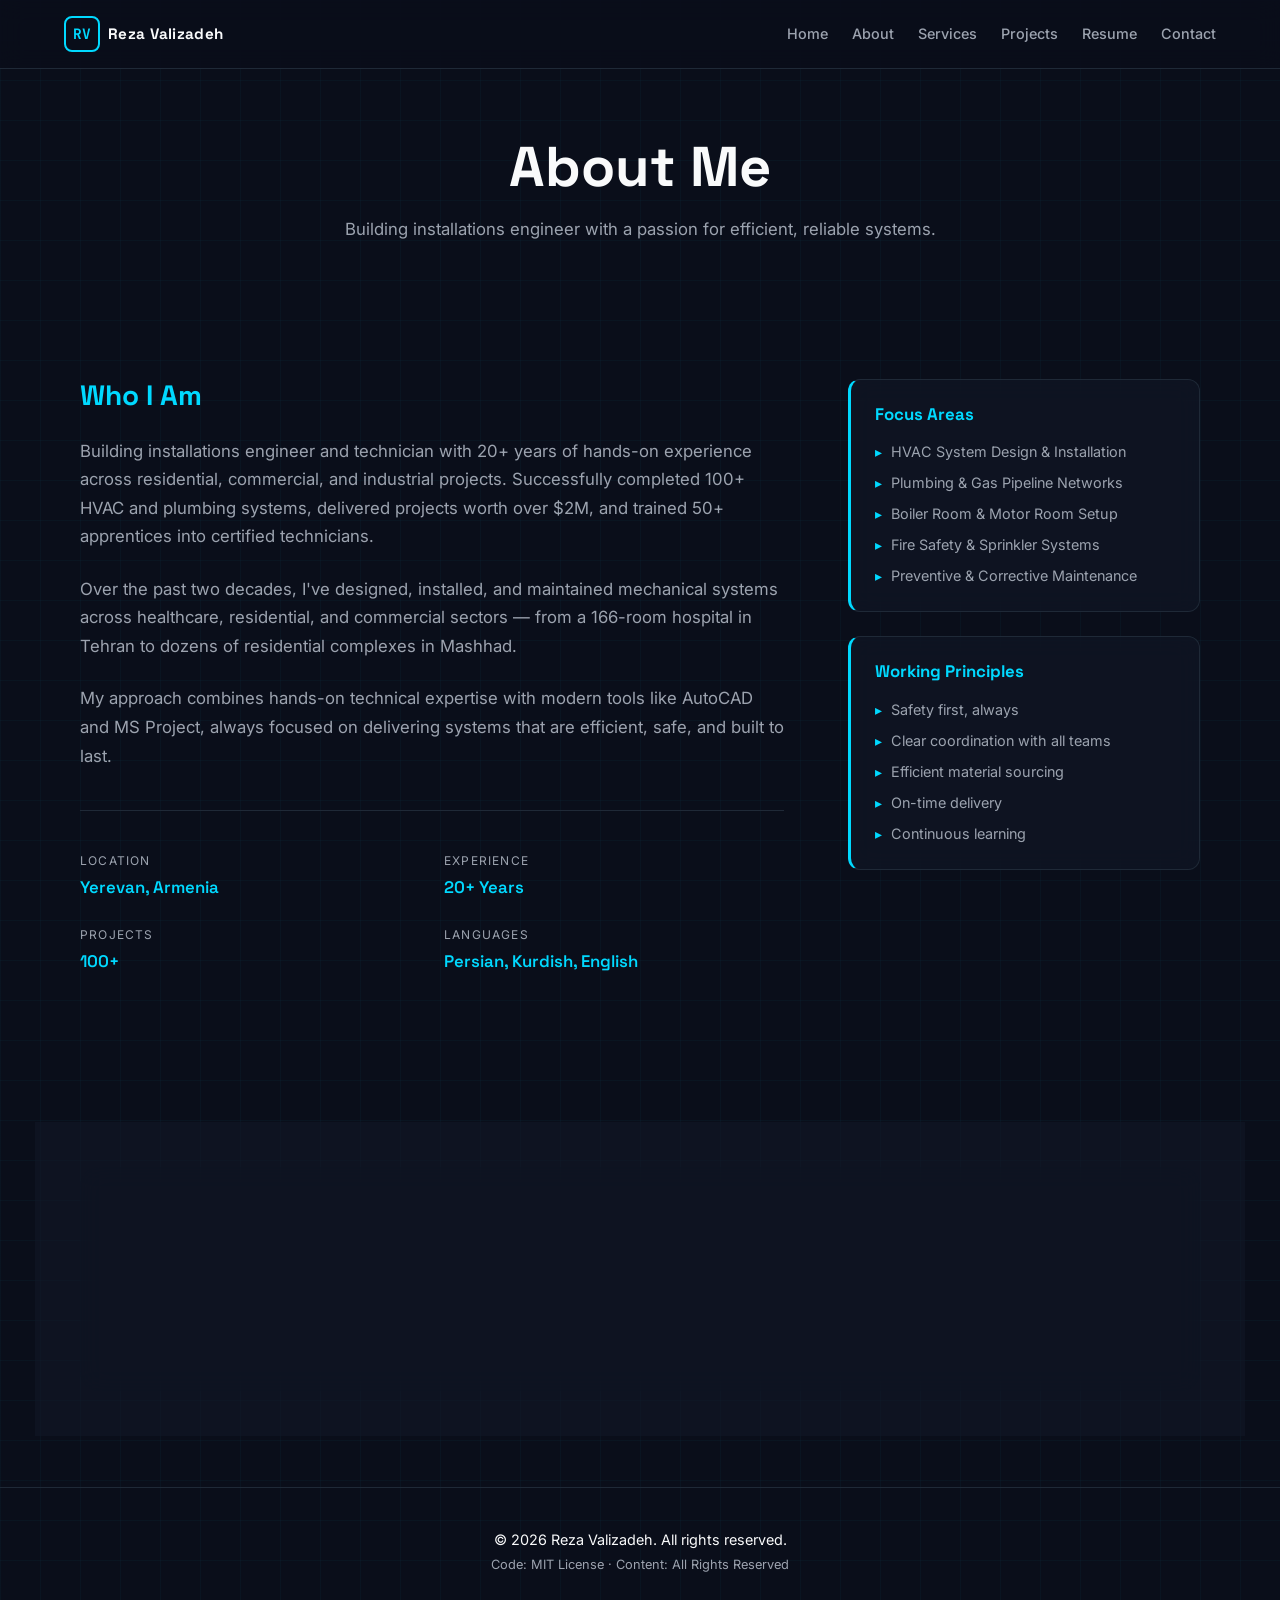
<file: about.html>
<!DOCTYPE html>
<html lang="en">
<head>
  <meta charset="UTF-8">
  <meta name="viewport" content="width=device-width, initial-scale=1.0">
  <title>About — Reza Valizadeh</title>
  <meta name="description" content="About Reza Valizadeh, Mechanical & HVAC Engineer with 20+ years of experience.">
  <link rel="icon" type="image/png" href="assets/img/favicon.png">
  <link rel="canonical" href="https://pyaimind.github.io/hvac-portfolio/about.html">

  <link rel="preconnect" href="https://fonts.googleapis.com">
  <link rel="preconnect" href="https://fonts.gstatic.com" crossorigin>
  <link href="https://fonts.googleapis.com/css2?family=Space+Grotesk:wght@400;500;600;700&family=Inter:wght@400;500;600&family=JetBrains+Mono:wght@400;600&display=swap" rel="stylesheet">

  <link rel="stylesheet" href="css/vendor/aos.css">
  <link rel="stylesheet" href="css/base.css">
  <link rel="stylesheet" href="css/layout.css">
  <link rel="stylesheet" href="css/components.css">
  <link rel="stylesheet" href="css/pages.css">
</head>
<body>

  <header class="navbar">
    <div class="navbar__container">
      <a href="index.html" class="navbar__brand">
        <span class="navbar__logo">RV</span>
        <span class="navbar__name">Reza Valizadeh</span>
      </a>
      <nav class="navbar__nav" id="navbar-nav">
        <a href="index.html">Home</a>
        <a href="about.html">About</a>
        <a href="services.html">Services</a>
        <a href="projects.html">Projects</a>
        <a href="resume.html">Resume</a>
        <a href="contact.html">Contact</a>
      </nav>
      <button class="navbar__toggle" id="navbar-toggle" aria-label="Toggle menu">☰</button>
    </div>
  </header>

  <main>

    <section class="page-hero">
      <div class="container">
        <h1 class="page-hero__title" data-aos="fade-up">About Me</h1>
        <p class="page-hero__subtitle" data-aos="fade-up" data-aos-delay="100">
          Building installations engineer with a passion for efficient, reliable systems.
        </p>
      </div>
    </section>

    <section class="section about">
      <div class="container">
        <div class="about__grid">
          
          <div class="about__content" data-aos="fade-right">
            <h2>Who I Am</h2>
            <p id="about-summary">
              <!-- Filled by JS -->
            </p>
            <p>
              Over the past two decades, I've designed, installed, and maintained mechanical systems across 
              healthcare, residential, and commercial sectors — from a 166-room hospital in Tehran to 
              dozens of residential complexes in Mashhad.
            </p>
            <p>
              My approach combines hands-on technical expertise with modern tools like AutoCAD 
              and MS Project, always focused on delivering systems that are efficient, safe, and built to last.
            </p>

            <div class="about__facts">
              <div class="fact">
                <span class="fact__label">Location</span>
                <span class="fact__value" id="about-location">—</span>
              </div>
              <div class="fact">
                <span class="fact__label">Experience</span>
                <span class="fact__value">20+ Years</span>
              </div>
              <div class="fact">
                <span class="fact__label">Projects</span>
                <span class="fact__value">100+</span>
              </div>
              <div class="fact">
                <span class="fact__label">Languages</span>
                <span class="fact__value">Persian, Kurdish, English</span>
              </div>
            </div>
          </div>

          <div class="about__sidebar" data-aos="fade-left">
            <div class="about__card">
              <h3>Focus Areas</h3>
              <ul>
                <li>HVAC System Design & Installation</li>
                <li>Plumbing & Gas Pipeline Networks</li>
                <li>Boiler Room & Motor Room Setup</li>
                <li>Fire Safety & Sprinkler Systems</li>
                <li>Preventive & Corrective Maintenance</li>
              </ul>
            </div>

            <div class="about__card">
              <h3>Working Principles</h3>
              <ul>
                <li>Safety first, always</li>
                <li>Clear coordination with all teams</li>
                <li>Efficient material sourcing</li>
                <li>On-time delivery</li>
                <li>Continuous learning</li>
              </ul>
            </div>
          </div>

        </div>
      </div>
    </section>

    <section class="section about-cta">
      <div class="container">
        <div class="about-cta__box" data-aos="fade-up">
          <h2>Let's work together</h2>
          <p>Available for international projects and consulting.</p>
          <div class="hero__cta">
            <a href="contact.html" class="btn btn--primary">Get in Touch</a>
            <a href="resume.html" class="btn btn--ghost">View Resume</a>
          </div>
        </div>
      </div>
    </section>

  </main>

  <footer class="footer">
    <div class="container">
      <p class="footer__text">© 2026 Reza Valizadeh. All rights reserved.</p>
      <p class="footer__subtext">Code: MIT License · Content: All Rights Reserved</p>
    </div>
  </footer>

  <script src="js/vendor/aos.js"></script>
  <script src="js/utils.js"></script>
  <script src="js/about.js"></script>
  <script src="js/main.js"></script>

</body>
</html>
</file>
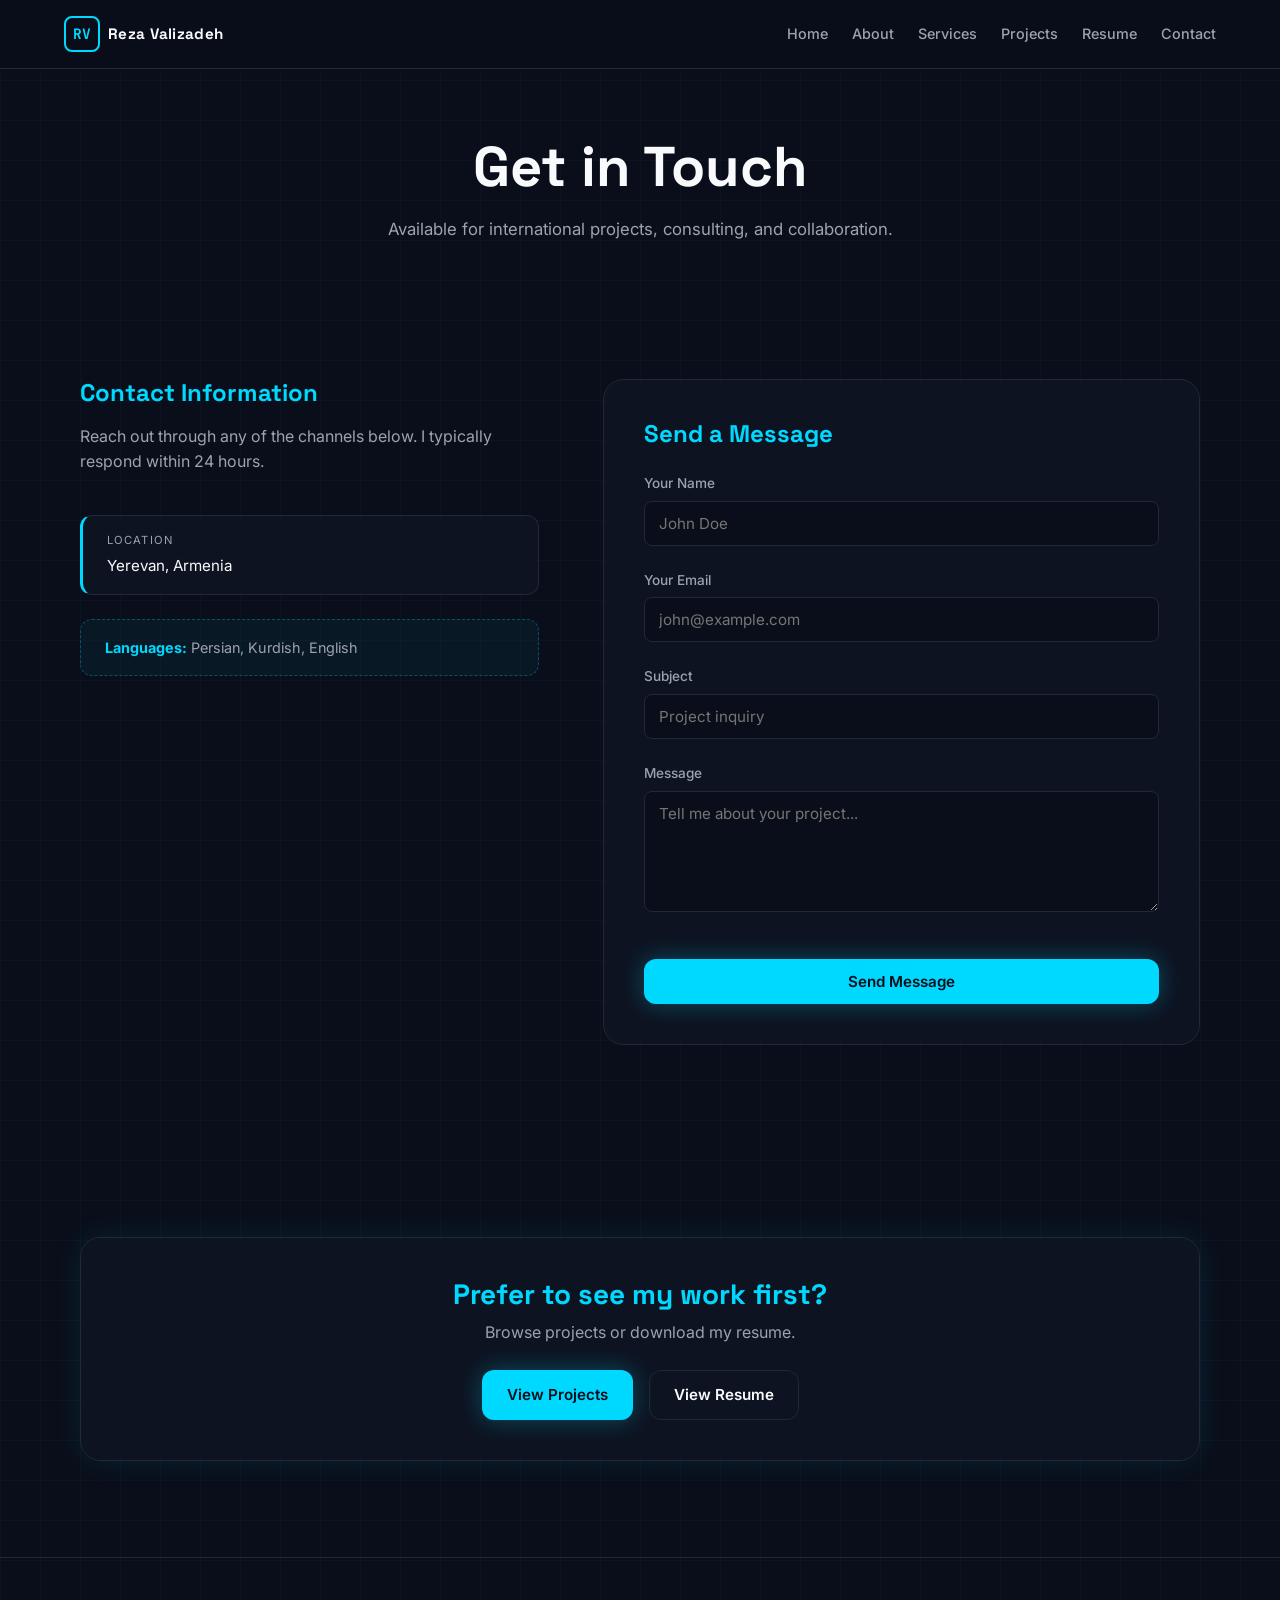
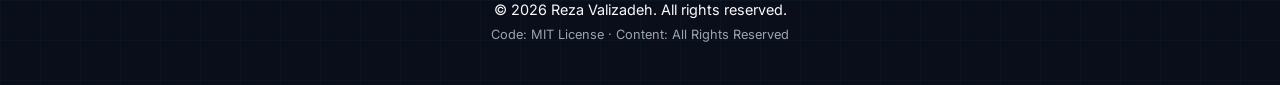
<file: contact.html>
<!DOCTYPE html>
<html lang="en">
<head>
  <meta charset="UTF-8">
  <meta name="viewport" content="width=device-width, initial-scale=1.0">
  <title>Contact — Reza Valizadeh</title>
  <meta name="description" content="Contact Reza Valizadeh for mechanical & HVAC projects.">
  <link rel="icon" type="image/png" href="assets/img/favicon.png">
  <link rel="canonical" href="https://pyaimind.github.io/hvac-portfolio/contact.html">

  <link rel="preconnect" href="https://fonts.googleapis.com">
  <link rel="preconnect" href="https://fonts.gstatic.com" crossorigin>
  <link href="https://fonts.googleapis.com/css2?family=Space+Grotesk:wght@400;500;600;700&family=Inter:wght@400;500;600&family=JetBrains+Mono:wght@400;600&display=swap" rel="stylesheet">

  <link rel="stylesheet" href="css/vendor/aos.css">
  <link rel="stylesheet" href="css/base.css">
  <link rel="stylesheet" href="css/layout.css">
  <link rel="stylesheet" href="css/components.css">
  <link rel="stylesheet" href="css/pages.css">
</head>
<body>

  <header class="navbar">
    <div class="navbar__container">
      <a href="index.html" class="navbar__brand">
        <span class="navbar__logo">RV</span>
        <span class="navbar__name">Reza Valizadeh</span>
      </a>
      <nav class="navbar__nav" id="navbar-nav">
        <a href="index.html">Home</a>
        <a href="about.html">About</a>
        <a href="services.html">Services</a>
        <a href="projects.html">Projects</a>
        <a href="resume.html">Resume</a>
        <a href="contact.html">Contact</a>
      </nav>
      <button class="navbar__toggle" id="navbar-toggle" aria-label="Toggle menu">☰</button>
    </div>
  </header>

  <main>

    <section class="page-hero">
      <div class="container">
        <h1 class="page-hero__title" data-aos="fade-up">Get in Touch</h1>
        <p class="page-hero__subtitle" data-aos="fade-up" data-aos-delay="100">
          Available for international projects, consulting, and collaboration.
        </p>
      </div>
    </section>

    <section class="section contact-page">
      <div class="container">
        <div class="contact-page__grid">

          <!-- ========== CONTACT INFO ========== -->
          <div class="contact-info" data-aos="fade-right">
            <h2 class="contact-info__title">Contact Information</h2>
            <p class="contact-info__text">
              Reach out through any of the channels below. I typically respond within 24 hours.
            </p>

            <ul class="contact-info__list" id="contact-info-list">
              <!-- Filled by JS -->
            </ul>

            <div class="contact-info__note">
              <strong>Languages:</strong> Persian, Kurdish, English
            </div>
          </div>

          <!-- ========== CONTACT FORM ========== -->
          <div class="contact-form-wrapper" data-aos="fade-left">
            <form class="contact-form" id="contact-form" action="https://api.web3forms.com/submit" method="POST">
              <h2 class="contact-form__title">Send a Message</h2>

              <!-- Web3Forms Access Key -->
              <input type="hidden" name="access_key" value="52874c96-7edb-407d-ae04-b42babadc8c4">

              <!-- Anti-spam honeypot -->
              <input type="checkbox" name="botcheck" style="display: none !important;">

              <div class="form-group">
                <label for="contact-name">Your Name</label>
                <input type="text" id="contact-name" name="name" placeholder="John Doe" required>
              </div>

              <div class="form-group">
                <label for="contact-email">Your Email</label>
                <input type="email" id="contact-email" name="email" placeholder="john@example.com" required>
              </div>

              <div class="form-group">
                <label for="contact-subject">Subject</label>
                <input type="text" id="contact-subject" name="subject" placeholder="Project inquiry">
              </div>

              <div class="form-group">
                <label for="contact-message">Message</label>
                <textarea id="contact-message" name="message" rows="5" placeholder="Tell me about your project..." required></textarea>
              </div>

              <button type="submit" class="btn btn--primary contact-form__submit" id="contact-submit">
                Send Message
              </button>

              <div class="contact-form__status" id="contact-status"></div>
            </form>
          </div>

        </div>
      </div>
    </section>

    <section class="section about-cta">
      <div class="container">
        <div class="about-cta__box" data-aos="fade-up">
          <h2>Prefer to see my work first?</h2>
          <p>Browse projects or download my resume.</p>
          <div class="hero__cta">
            <a href="projects.html" class="btn btn--primary">View Projects</a>
            <a href="resume.html" class="btn btn--ghost">View Resume</a>
          </div>
        </div>
      </div>
    </section>

  </main>

  <footer class="footer">
    <div class="container">
      <p class="footer__text">© 2026 Reza Valizadeh. All rights reserved.</p>
      <p class="footer__subtext">Code: MIT License · Content: All Rights Reserved</p>
    </div>
  </footer>

  <script src="js/vendor/aos.js"></script>
  <script src="js/utils.js"></script>
  <script src="js/contact.js"></script>
  <script src="js/main.js"></script>

</body>
</html>
</file>
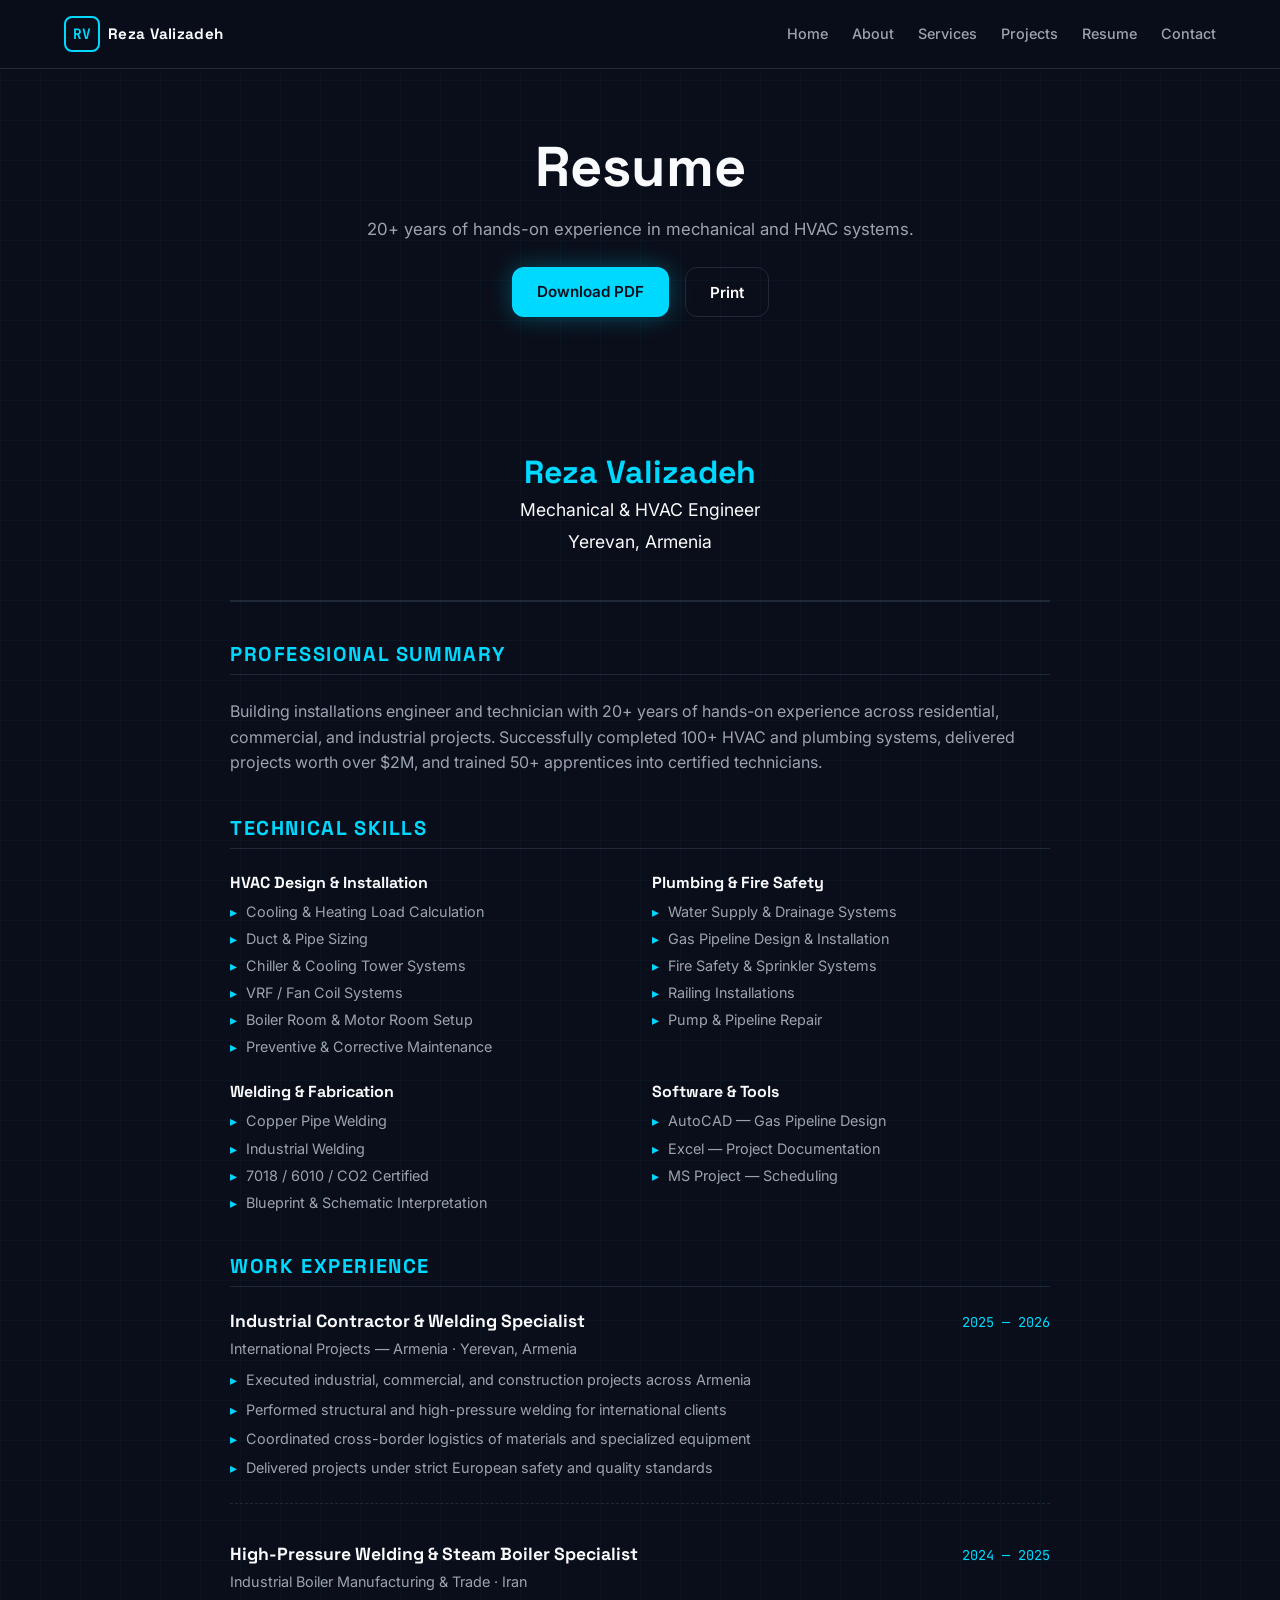
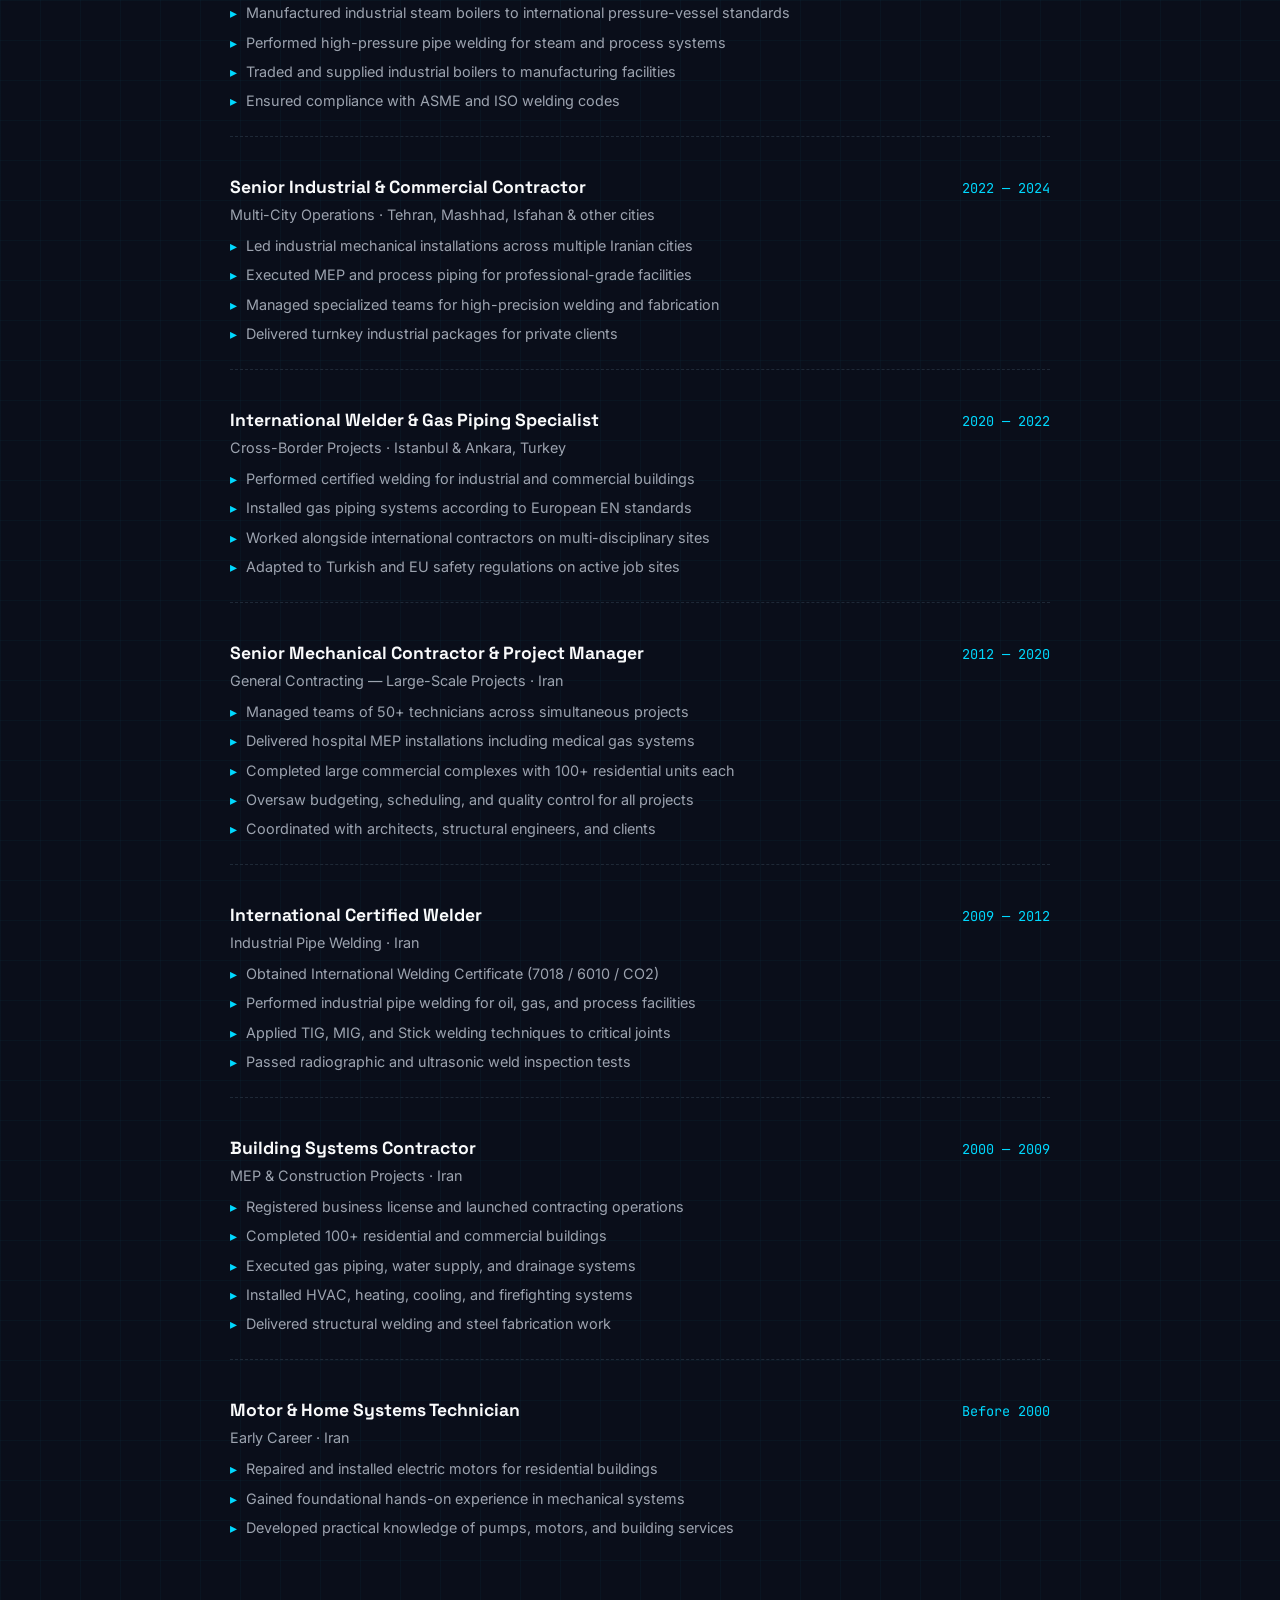
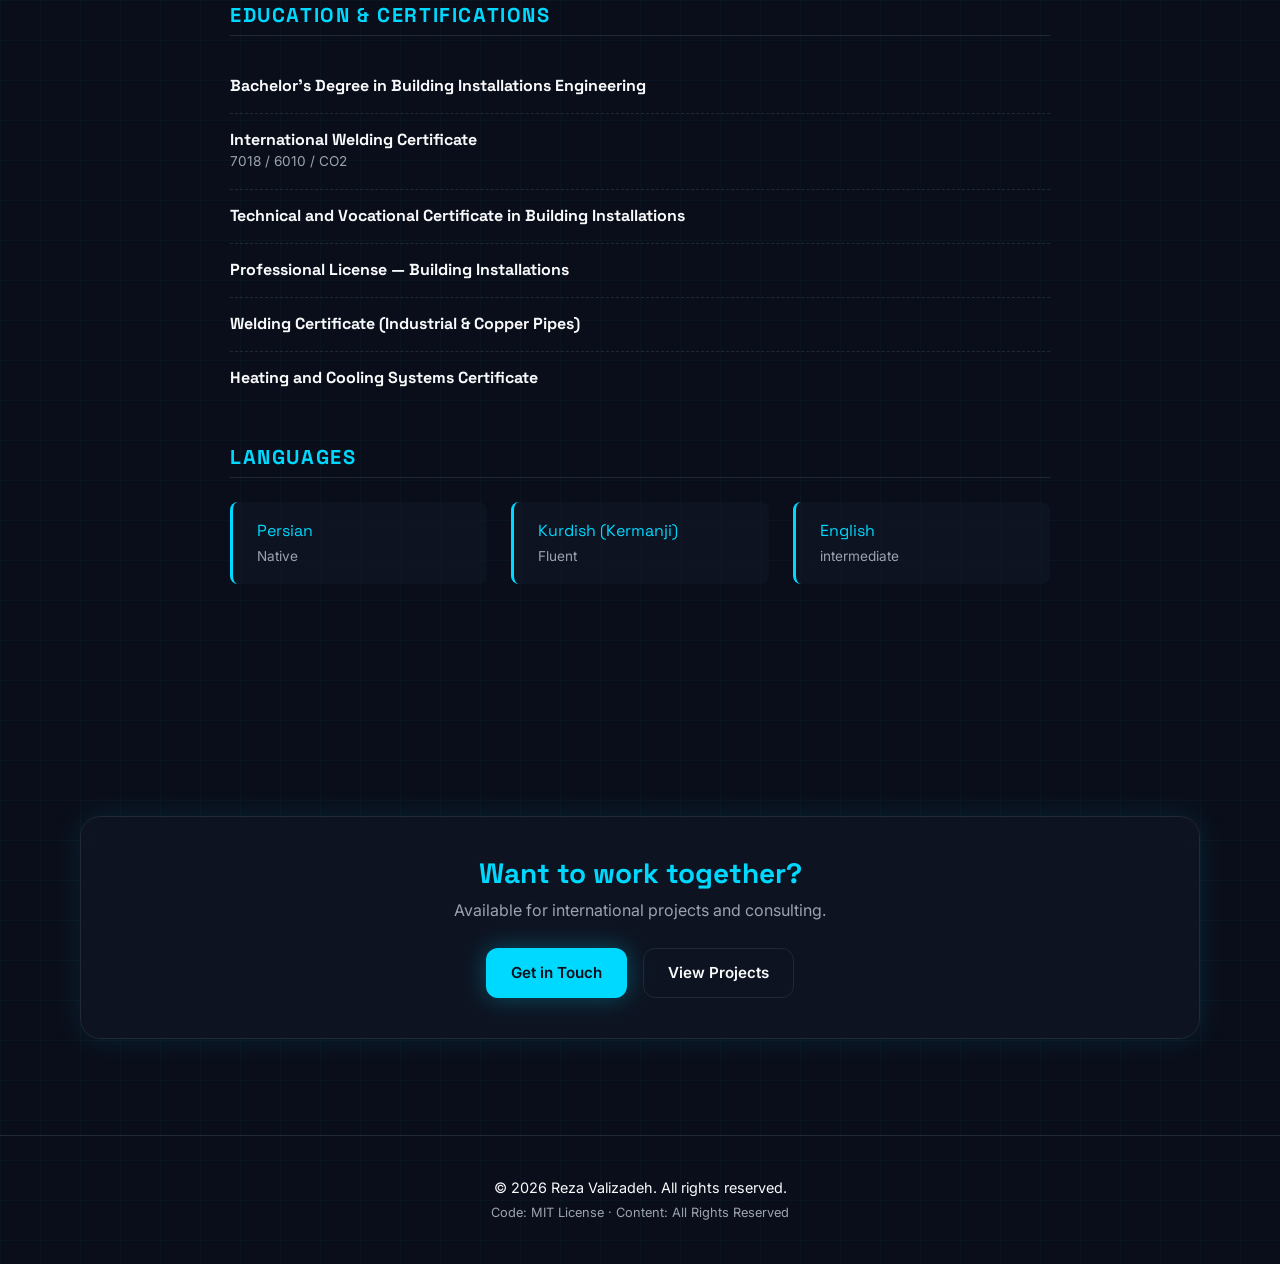
<file: resume.html>
<!DOCTYPE html>
<html lang="en">
<head>
  <meta charset="UTF-8">
  <meta name="viewport" content="width=device-width, initial-scale=1.0">
  <title>Resume — Reza Valizadeh</title>
  <meta name="description" content="Full resume of Reza Valizadeh, Mechanical & HVAC Engineer.">
  <link rel="icon" type="image/png" href="assets/img/favicon.png">
  <link rel="canonical" href="https://pyaimind.github.io/hvac-portfolio/resume.html">

  <link rel="preconnect" href="https://fonts.googleapis.com">
  <link rel="preconnect" href="https://fonts.gstatic.com" crossorigin>
  <link href="https://fonts.googleapis.com/css2?family=Space+Grotesk:wght@400;500;600;700&family=Inter:wght@400;500;600&family=JetBrains+Mono:wght@400;600&display=swap" rel="stylesheet">

  <link rel="stylesheet" href="css/vendor/aos.css">
  <link rel="stylesheet" href="css/base.css">
  <link rel="stylesheet" href="css/layout.css">
  <link rel="stylesheet" href="css/components.css">
  <link rel="stylesheet" href="css/pages.css">
</head>
<body>

  <header class="navbar">
    <div class="navbar__container">
      <a href="index.html" class="navbar__brand">
        <span class="navbar__logo">RV</span>
        <span class="navbar__name">Reza Valizadeh</span>
      </a>
      <nav class="navbar__nav" id="navbar-nav">
        <a href="index.html">Home</a>
        <a href="about.html">About</a>
        <a href="services.html">Services</a>
        <a href="projects.html">Projects</a>
        <a href="resume.html">Resume</a>
        <a href="contact.html">Contact</a>
      </nav>
      <button class="navbar__toggle" id="navbar-toggle" aria-label="Toggle menu">☰</button>
    </div>
  </header>

  <main>

    <section class="page-hero">
      <div class="container">
        <h1 class="page-hero__title" data-aos="fade-up">Resume</h1>
        <p class="page-hero__subtitle" data-aos="fade-up" data-aos-delay="100">
          20+ years of hands-on experience in mechanical and HVAC systems.
        </p>
        <div class="hero__cta" data-aos="fade-up" data-aos-delay="200" style="margin-top: var(--space-md);">
          <a href="assets/cv/resume.pdf" class="btn btn--primary" download>Download PDF</a>
          <button class="btn btn--ghost" onclick="window.print()">Print</button>
        </div>
      </div>
    </section>

    <section class="section resume">
      <div class="container">

        <!-- ========== HEADER ========== -->
        <div class="resume__header" data-aos="fade-up">
          <h2 id="resume-name">—</h2>
          <p id="resume-title">—</p>
          <p id="resume-location" class="resume__location">—</p>
        </div>

        <!-- ========== SUMMARY ========== -->
        <div class="resume__section" data-aos="fade-up">
          <h3 class="resume__section-title">Professional Summary</h3>
          <p id="resume-summary">—</p>
        </div>

        <!-- ========== SKILLS ========== -->
        <div class="resume__section" data-aos="fade-up">
          <h3 class="resume__section-title">Technical Skills</h3>
          <div class="resume__skills" id="resume-skills">
            <!-- Filled by JS -->
          </div>
        </div>

        <!-- ========== EXPERIENCE ========== -->
        <div class="resume__section" data-aos="fade-up">
          <h3 class="resume__section-title">Work Experience</h3>
          <div id="resume-experience">
            <!-- Filled by JS -->
          </div>
        </div>

        <!-- ========== CERTIFICATIONS ========== -->
        <div class="resume__section" data-aos="fade-up">
          <h3 class="resume__section-title">Education & Certifications</h3>
          <div id="resume-certifications">
            <!-- Filled by JS -->
          </div>
        </div>

        <!-- ========== LANGUAGES ========== -->
        <div class="resume__section" data-aos="fade-up">
          <h3 class="resume__section-title">Languages</h3>
          <div class="resume__languages" id="resume-languages">
            <!-- Filled by JS -->
          </div>
        </div>

      </div>
    </section>

    <section class="section about-cta">
      <div class="container">
        <div class="about-cta__box" data-aos="fade-up">
          <h2>Want to work together?</h2>
          <p>Available for international projects and consulting.</p>
          <div class="hero__cta">
            <a href="contact.html" class="btn btn--primary">Get in Touch</a>
            <a href="projects.html" class="btn btn--ghost">View Projects</a>
          </div>
        </div>
      </div>
    </section>

  </main>

  <footer class="footer">
    <div class="container">
      <p class="footer__text">© 2026 Reza Valizadeh. All rights reserved.</p>
      <p class="footer__subtext">Code: MIT License · Content: All Rights Reserved</p>
    </div>
  </footer>

  <script src="js/vendor/aos.js"></script>
  <script src="js/utils.js"></script>
  <script src="js/resume.js"></script>
  <script src="js/main.js"></script>

</body>
</html>
</file>
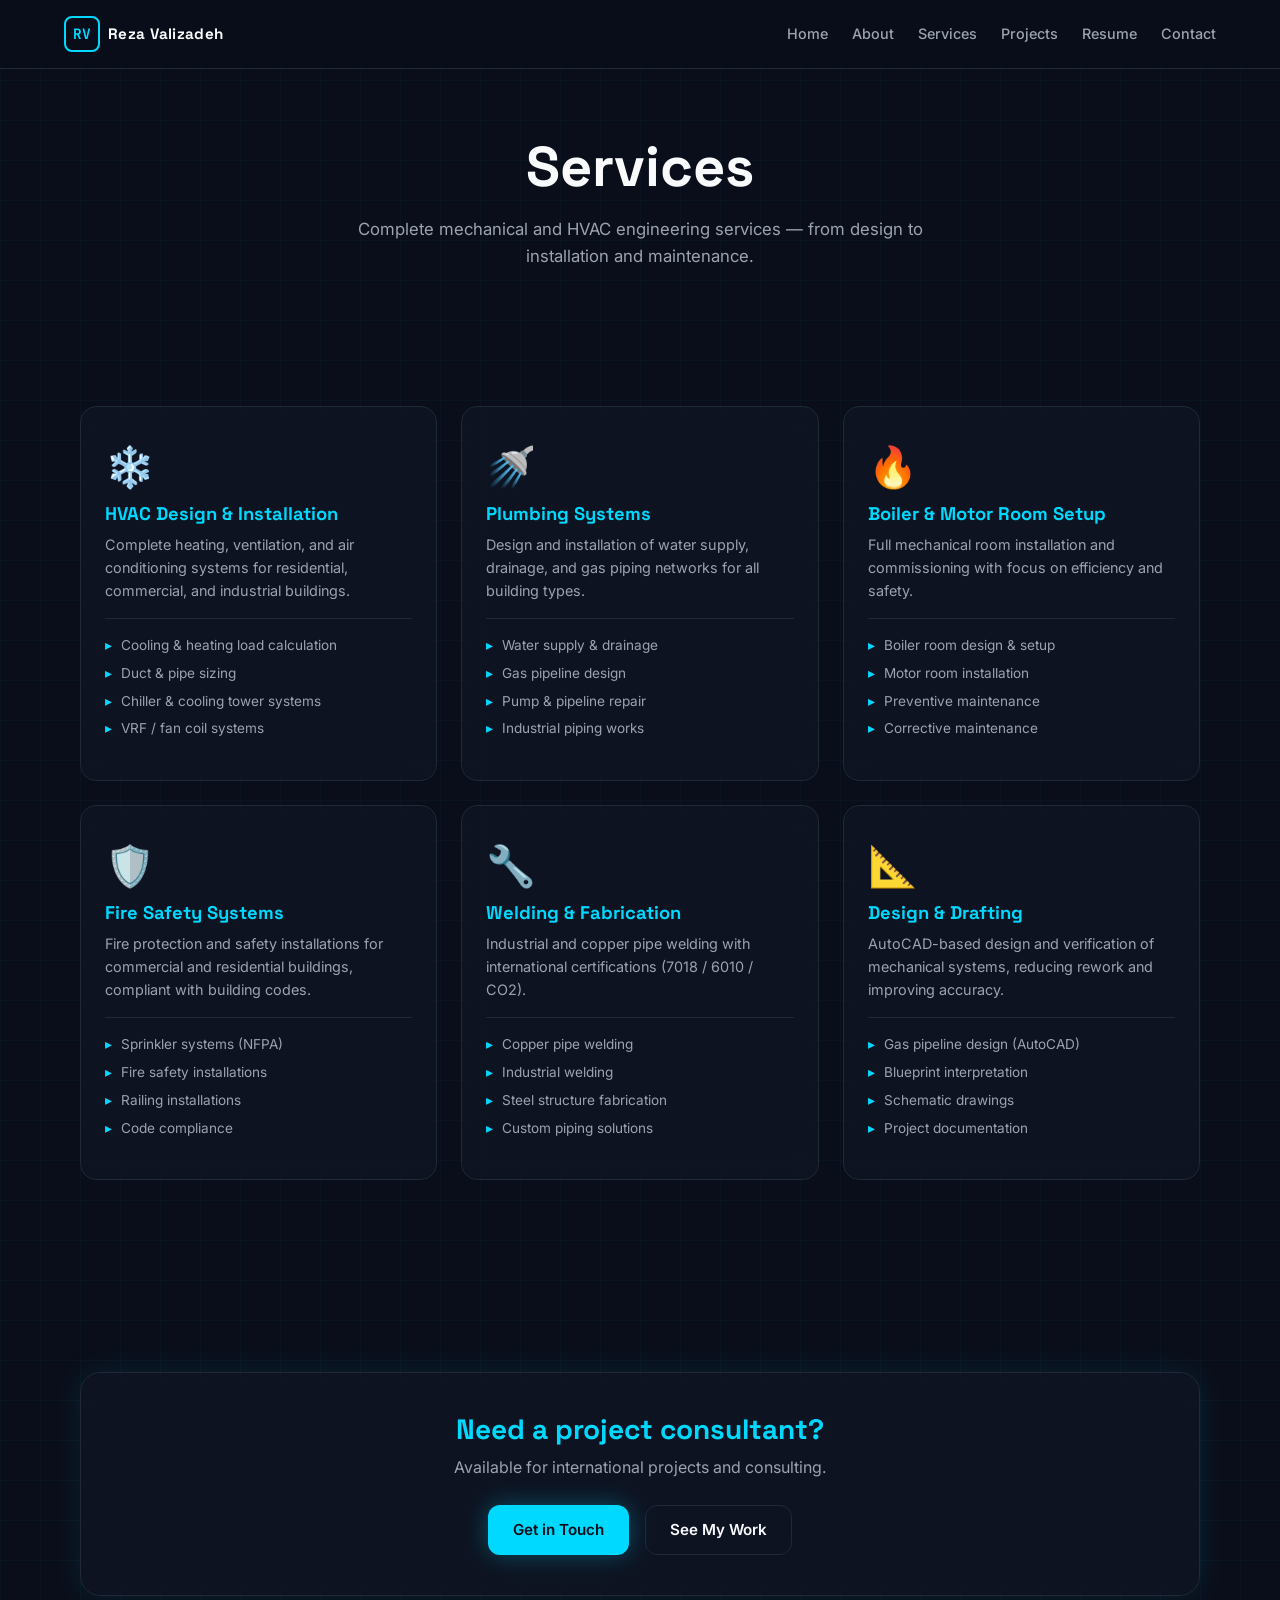
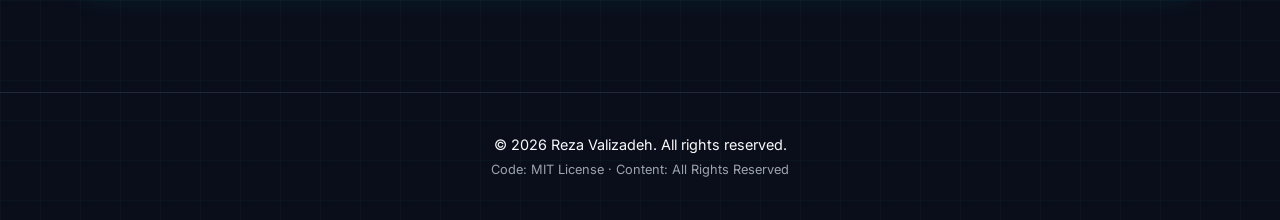
<file: services.html>
<!DOCTYPE html>
<html lang="en">
<head>
  <meta charset="UTF-8">
  <meta name="viewport" content="width=device-width, initial-scale=1.0">
  <title>Services — Reza Valizadeh</title>
  <meta name="description" content="Mechanical & HVAC engineering services by Reza Valizadeh.">
  <link rel="icon" type="image/png" href="assets/img/favicon.png">
  <link rel="canonical" href="https://pyaimind.github.io/hvac-portfolio/services.html">

  <link rel="preconnect" href="https://fonts.googleapis.com">
  <link rel="preconnect" href="https://fonts.gstatic.com" crossorigin>
  <link href="https://fonts.googleapis.com/css2?family=Space+Grotesk:wght@400;500;600;700&family=Inter:wght@400;500;600&family=JetBrains+Mono:wght@400;600&display=swap" rel="stylesheet">

  <link rel="stylesheet" href="css/vendor/aos.css">
  <link rel="stylesheet" href="css/base.css">
  <link rel="stylesheet" href="css/layout.css">
  <link rel="stylesheet" href="css/components.css">
  <link rel="stylesheet" href="css/pages.css">
</head>
<body>

  <header class="navbar">
    <div class="navbar__container">
      <a href="index.html" class="navbar__brand">
        <span class="navbar__logo">RV</span>
        <span class="navbar__name">Reza Valizadeh</span>
      </a>
      <nav class="navbar__nav" id="navbar-nav">
        <a href="index.html">Home</a>
        <a href="about.html">About</a>
        <a href="services.html">Services</a>
        <a href="projects.html">Projects</a>
        <a href="resume.html">Resume</a>
        <a href="contact.html">Contact</a>
      </nav>
      <button class="navbar__toggle" id="navbar-toggle" aria-label="Toggle menu">☰</button>
    </div>
  </header>

  <main>

    <section class="page-hero">
      <div class="container">
        <h1 class="page-hero__title" data-aos="fade-up">Services</h1>
        <p class="page-hero__subtitle" data-aos="fade-up" data-aos-delay="100">
          Complete mechanical and HVAC engineering services — from design to installation and maintenance.
        </p>
      </div>
    </section>

    <section class="section">
      <div class="container">
        <div class="services__grid">

          <article class="service-card" data-aos="fade-up">
            <div class="service-card__icon">❄️</div>
            <h3>HVAC Design & Installation</h3>
            <p>Complete heating, ventilation, and air conditioning systems for residential, commercial, and industrial buildings.</p>
            <ul class="service-card__list">
              <li>Cooling & heating load calculation</li>
              <li>Duct & pipe sizing</li>
              <li>Chiller & cooling tower systems</li>
              <li>VRF / fan coil systems</li>
            </ul>
          </article>

          <article class="service-card" data-aos="fade-up" data-aos-delay="100">
            <div class="service-card__icon">🚿</div>
            <h3>Plumbing Systems</h3>
            <p>Design and installation of water supply, drainage, and gas piping networks for all building types.</p>
            <ul class="service-card__list">
              <li>Water supply & drainage</li>
              <li>Gas pipeline design</li>
              <li>Pump & pipeline repair</li>
              <li>Industrial piping works</li>
            </ul>
          </article>

          <article class="service-card" data-aos="fade-up" data-aos-delay="200">
            <div class="service-card__icon">🔥</div>
            <h3>Boiler & Motor Room Setup</h3>
            <p>Full mechanical room installation and commissioning with focus on efficiency and safety.</p>
            <ul class="service-card__list">
              <li>Boiler room design & setup</li>
              <li>Motor room installation</li>
              <li>Preventive maintenance</li>
              <li>Corrective maintenance</li>
            </ul>
          </article>

          <article class="service-card" data-aos="fade-up">
            <div class="service-card__icon">🛡️</div>
            <h3>Fire Safety Systems</h3>
            <p>Fire protection and safety installations for commercial and residential buildings, compliant with building codes.</p>
            <ul class="service-card__list">
              <li>Sprinkler systems (NFPA)</li>
              <li>Fire safety installations</li>
              <li>Railing installations</li>
              <li>Code compliance</li>
            </ul>
          </article>

          <article class="service-card" data-aos="fade-up" data-aos-delay="100">
            <div class="service-card__icon">🔧</div>
            <h3>Welding & Fabrication</h3>
            <p>Industrial and copper pipe welding with international certifications (7018 / 6010 / CO2).</p>
            <ul class="service-card__list">
              <li>Copper pipe welding</li>
              <li>Industrial welding</li>
              <li>Steel structure fabrication</li>
              <li>Custom piping solutions</li>
            </ul>
          </article>

          <article class="service-card" data-aos="fade-up" data-aos-delay="200">
            <div class="service-card__icon">📐</div>
            <h3>Design & Drafting</h3>
            <p>AutoCAD-based design and verification of mechanical systems, reducing rework and improving accuracy.</p>
            <ul class="service-card__list">
              <li>Gas pipeline design (AutoCAD)</li>
              <li>Blueprint interpretation</li>
              <li>Schematic drawings</li>
              <li>Project documentation</li>
            </ul>
          </article>

        </div>
      </div>
    </section>

    <section class="section about-cta">
      <div class="container">
        <div class="about-cta__box" data-aos="fade-up">
          <h2>Need a project consultant?</h2>
          <p>Available for international projects and consulting.</p>
          <div class="hero__cta">
            <a href="contact.html" class="btn btn--primary">Get in Touch</a>
            <a href="projects.html" class="btn btn--ghost">See My Work</a>
          </div>
        </div>
      </div>
    </section>

  </main>

  <footer class="footer">
    <div class="container">
      <p class="footer__text">© 2026 Reza Valizadeh. All rights reserved.</p>
      <p class="footer__subtext">Code: MIT License · Content: All Rights Reserved</p>
    </div>
  </footer>

  <script src="js/vendor/aos.js"></script>
  <script src="js/utils.js"></script>
  <script src="js/main.js"></script>

</body>
</html>
</file>
<file: css/base.css>
﻿/* ===== CSS Reset & Base ===== */
*,
*::before,
*::after {
  box-sizing: border-box;
  margin: 0;
  padding: 0;
}

html {
  scroll-behavior: smooth;
  -webkit-text-size-adjust: 100%;
}

/* ===== CSS Variables ===== */
:root {
  /* Colors */
  --bg-primary: #0A0E1A;
  --bg-secondary: #111827;
  --bg-tertiary: #1F2937;
  --accent: #00D9FF;
  --accent-hover: #00B8D4;
  --text-primary: #F9FAFB;
  --text-secondary: #9CA3AF;
  --border: #1F2937;
  --success: #10B981;
  --warning: #F59E0B;

  /* Fonts */
  --font-heading: 'Space Grotesk', sans-serif;
  --font-body: 'Inter', sans-serif;
  --font-mono: 'JetBrains Mono', monospace;

  /* Spacing */
  --space-xs: 0.5rem;
  --space-sm: 1rem;
  --space-md: 1.5rem;
  --space-lg: 2.5rem;
  --space-xl: 4rem;
  --space-2xl: 6rem;

  /* Radius */
  --radius-sm: 8px;
  --radius-md: 12px;
  --radius-lg: 16px;
  --radius-xl: 20px;

  /* Transitions */
  --transition: 0.3s cubic-bezier(0.4, 0, 0.2, 1);
}

/* ===== Body ===== */
body {
  font-family: var(--font-body);
  font-size: 16px;
  line-height: 1.6;
  color: var(--text-primary);
  background-color: var(--bg-primary);
  background-image:
    linear-gradient(rgba(0, 217, 255, 0.03) 1px, transparent 1px),
    linear-gradient(90deg, rgba(0, 217, 255, 0.03) 1px, transparent 1px);
  background-size: 40px 40px;
  min-height: 100vh;
  -webkit-font-smoothing: antialiased;
  -moz-osx-font-smoothing: grayscale;
}

/* ===== Typography ===== */
h1, h2, h3, h4 {
  font-family: var(--font-heading);
  font-weight: 700;
  line-height: 1.2;
  color: var(--text-primary);
}

h1 { font-size: 2rem; }
h2 { font-size: 1.75rem; }
h3 { font-size: 1.25rem; }
h4 { font-size: 1.1rem; }

p { color: var(--text-secondary); }

a {
  color: var(--accent);
  text-decoration: none;
  transition: color var(--transition);
}
a:hover { color: var(--accent-hover); }

img {
  max-width: 100%;
  display: block;
}

button {
  font-family: inherit;
  cursor: pointer;
  border: none;
  background: none;
  color: inherit;
}

/* ===== Monospace numbers ===== */
.mono,
.stat__value,
.project-card__stat-value {
  font-family: var(--font-mono);
}

/* ===== Media Queries for Typography ===== */
@media (min-width: 768px) {
  h1 { font-size: 3rem; }
  h2 { font-size: 2.25rem; }
  h3 { font-size: 1.5rem; }
}

@media (min-width: 1024px) {
  h1 { font-size: 4rem; }
  h2 { font-size: 2.5rem; }
}
</file>
<file: css/layout.css>
﻿/* ===== Container ===== */
.container {
  width: 100%;
  max-width: 1200px;
  margin: 0 auto;
  padding: 0 var(--space-md);
}

@media (min-width: 768px) {
  .container { padding: 0 var(--space-lg); }
}

/* ===== Sections ===== */
.section {
  padding: var(--space-xl) 0;
}

@media (min-width: 768px) {
  .section { padding: var(--space-2xl) 0; }
}

.section__title {
  text-align: center;
  margin-bottom: var(--space-lg);
  position: relative;
  padding-bottom: var(--space-sm);
}

.section__title::after {
  content: "";
  position: absolute;
  bottom: 0;
  left: 50%;
  transform: translateX(-50%);
  width: 60px;
  height: 3px;
  background: var(--accent);
  border-radius: 2px;
  box-shadow: 0 0 15px var(--accent);
}

.section__cta {
  text-align: center;
  margin-top: var(--space-lg);
}

/* ===== Grid Layouts ===== */
.grid {
  display: grid;
  gap: var(--space-md);
}

.grid--2 { grid-template-columns: 1fr; }
.grid--3 { grid-template-columns: 1fr; }
.grid--4 { grid-template-columns: 1fr; }

@media (min-width: 640px) {
  .grid--2 { grid-template-columns: repeat(2, 1fr); }
  .grid--3 { grid-template-columns: repeat(2, 1fr); }
  .grid--4 { grid-template-columns: repeat(2, 1fr); }
}

@media (min-width: 1024px) {
  .grid--3 { grid-template-columns: repeat(3, 1fr); }
  .grid--4 { grid-template-columns: repeat(4, 1fr); }
}
</file>
<file: css/components.css>
﻿/* ===== Navbar ===== */
.navbar {
  position: sticky;
  top: 0;
  z-index: 100;
  background: rgba(10, 14, 26, 0.85);
  backdrop-filter: blur(12px);
  -webkit-backdrop-filter: blur(12px);
  border-bottom: 1px solid var(--border);
}

.navbar__container {
  max-width: 1200px;
  margin: 0 auto;
  padding: var(--space-sm) var(--space-md);
  display: flex;
  align-items: center;
  justify-content: space-between;
}

.navbar__brand {
  display: flex;
  align-items: center;
  gap: var(--space-xs);
  color: var(--text-primary);
  font-family: var(--font-heading);
  font-weight: 700;
}

.navbar__brand:hover { color: var(--accent); }

.navbar__logo {
  display: inline-flex;
  align-items: center;
  justify-content: center;
  width: 36px;
  height: 36px;
  border: 2px solid var(--accent);
  border-radius: var(--radius-sm);
  color: var(--accent);
  font-family: var(--font-mono);
  font-size: 0.9rem;
  font-weight: 700;
}

.navbar__name {
  font-size: 0.95rem;
  letter-spacing: 0.02em;
}

.navbar__nav {
  display: none;
  gap: var(--space-md);
}

.navbar__nav a {
  color: var(--text-secondary);
  font-size: 0.9rem;
  font-weight: 500;
  position: relative;
  padding: 4px 0;
}

.navbar__nav a::after {
  content: "";
  position: absolute;
  bottom: 0;
  left: 0;
  width: 0;
  height: 2px;
  background: var(--accent);
  transition: width var(--transition);
}

.navbar__nav a:hover {
  color: var(--accent);
}

.navbar__nav a:hover::after {
  width: 100%;
}

.navbar__toggle {
  display: flex;
  align-items: center;
  justify-content: center;
  width: 40px;
  height: 40px;
  color: var(--text-primary);
  font-size: 1.5rem;
  border-radius: var(--radius-sm);
  transition: background var(--transition);
}

.navbar__toggle:hover {
  background: var(--bg-tertiary);
}

@media (min-width: 768px) {
  .navbar__nav { display: flex; }
  .navbar__toggle { display: none; }
}

/* ===== Buttons ===== */
.btn {
  display: inline-flex;
  align-items: center;
  justify-content: center;
  gap: var(--space-xs);
  padding: 0.75rem 1.5rem;
  font-family: var(--font-body);
  font-size: 0.95rem;
  font-weight: 600;
  border-radius: var(--radius-md);
  transition: all var(--transition);
  cursor: pointer;
  border: 1px solid transparent;
  white-space: nowrap;
}

.btn--primary {
  background: var(--accent);
  color: var(--bg-primary);
  box-shadow: 0 0 25px rgba(0, 217, 255, 0.3);
}

.btn--primary:hover {
  background: var(--accent-hover);
  color: var(--bg-primary);
  transform: translateY(-2px);
  box-shadow: 0 0 40px rgba(0, 217, 255, 0.6);
}

.btn--ghost {
  background: transparent;
  color: var(--text-primary);
  border-color: var(--border);
}

.btn--ghost:hover {
  border-color: var(--accent);
  color: var(--accent);
  transform: translateY(-2px);
}

/* ===== Badge ===== */
.badge {
  display: inline-flex;
  align-items: center;
  gap: var(--space-xs);
  padding: 0.35rem 0.85rem;
  background: rgba(16, 185, 129, 0.1);
  border: 1px solid rgba(16, 185, 129, 0.3);
  border-radius: 999px;
  color: var(--success);
  font-size: 0.8rem;
  font-weight: 500;
}

.badge::before {
  content: "";
  width: 6px;
  height: 6px;
  border-radius: 50%;
  background: var(--success);
  box-shadow: 0 0 10px var(--success);
}

/* ===== Cards (glass) ===== */
.card {
  background: rgba(17, 24, 39, 0.6);
  backdrop-filter: blur(12px);
  -webkit-backdrop-filter: blur(12px);
  border: 1px solid var(--border);
  border-radius: var(--radius-lg);
  padding: var(--space-md);
  transition: transform var(--transition), border-color var(--transition), box-shadow var(--transition);
}

.card:hover {
  transform: translateY(-6px);
  border-color: var(--accent);
  box-shadow: 0 10px 40px rgba(0, 217, 255, 0.15);
}

/* ===== Footer ===== */
.footer {
  padding: var(--space-lg) 0;
  border-top: 1px solid var(--border);
  text-align: center;
}

.footer__text {
  font-size: 0.9rem;
  color: var(--text-primary);
  margin-bottom: 4px;
}

.footer__subtext {
  font-size: 0.8rem;
  color: var(--text-secondary);
}
</file>
<file: css/pages.css>
﻿/* ===== HERO ===== */
.hero {
  padding: var(--space-xl) 0;
  min-height: calc(100vh - 70px);
  display: flex;
  align-items: center;
}

@media (min-width: 768px) {
  .hero { padding: var(--space-2xl) 0; }
}

.hero__content {
  display: flex;
  flex-direction: column;
  align-items: center;
  text-align: center;
  gap: var(--space-md);
  max-width: 800px;
  margin: 0 auto;
}

.hero__title {
  font-size: 2rem;
  line-height: 1.1;
}

.hero__title .highlight {
  background: linear-gradient(135deg, var(--accent), #7C3AED);
  -webkit-background-clip: text;
  -webkit-text-fill-color: transparent;
  background-clip: text;
}

@media (min-width: 768px) {
  .hero__title { font-size: 3.5rem; }
}

@media (min-width: 1024px) {
  .hero__title { font-size: 4.5rem; }
}

.hero__subtitle {
  font-size: 1.05rem;
  max-width: 600px;
  color: var(--text-secondary);
}

@media (min-width: 768px) {
  .hero__subtitle { font-size: 1.2rem; }
}

.hero__cta {
  display: flex;
  flex-wrap: wrap;
  gap: var(--space-sm);
  justify-content: center;
  margin-top: var(--space-sm);
}

.hero__stats {
  display: grid;
  grid-template-columns: repeat(2, 1fr);
  gap: var(--space-md);
  margin-top: var(--space-lg);
  width: 100%;
  max-width: 640px;
}

@media (min-width: 768px) {
  .hero__stats {
    grid-template-columns: repeat(4, 1fr);
  }
}

.stat {
  text-align: center;
  padding: var(--space-sm) var(--space-xs);
  border-left: 2px solid var(--border);
}

.stat:first-child { border-left: none; }

@media (max-width: 767px) {
  .stat { border-left: none; border-top: 2px solid var(--border); padding-top: var(--space-sm); }
  .stat:nth-child(1),
  .stat:nth-child(2) { border-top: none; }
}

.stat__value {
  display: block;
  font-size: 1.5rem;
  font-weight: 700;
  color: var(--accent);
  letter-spacing: -0.02em;
}

@media (min-width: 768px) {
  .stat__value { font-size: 2rem; }
}

.stat__label {
  display: block;
  font-size: 0.8rem;
  color: var(--text-secondary);
  text-transform: uppercase;
  letter-spacing: 0.1em;
  margin-top: 4px;
}

/* ===== SKILLS ===== */
.skills__grid {
  display: grid;
  grid-template-columns: 1fr;
  gap: var(--space-md);
}

@media (min-width: 640px) {
  .skills__grid { grid-template-columns: repeat(2, 1fr); }
}

@media (min-width: 1024px) {
  .skills__grid { grid-template-columns: repeat(4, 1fr); }
}

.skill-card {
  background: rgba(17, 24, 39, 0.6);
  backdrop-filter: blur(12px);
  -webkit-backdrop-filter: blur(12px);
  border: 1px solid var(--border);
  border-radius: var(--radius-lg);
  padding: var(--space-md);
  transition: border-color var(--transition), transform var(--transition);
}

.skill-card:hover {
  border-color: var(--accent);
  transform: translateY(-4px);
}

.skill-card h3 {
  color: var(--accent);
  font-size: 1.1rem;
  margin-bottom: var(--space-sm);
}

.skill-card ul {
  list-style: none;
  display: flex;
  flex-direction: column;
  gap: 0.5rem;
}

.skill-card li {
  color: var(--text-secondary);
  font-size: 0.9rem;
  padding-left: 1rem;
  position: relative;
}

.skill-card li::before {
  content: "▸";
  position: absolute;
  left: 0;
  color: var(--accent);
}

/* ===== PROJECTS ===== */
.projects__grid {
  display: grid;
  grid-template-columns: 1fr;
  gap: var(--space-md);
}

@media (min-width: 640px) {
  .projects__grid { grid-template-columns: repeat(2, 1fr); }
}

@media (min-width: 1024px) {
  .projects__grid { grid-template-columns: repeat(3, 1fr); }
}

.project-card {
  background: var(--bg-secondary);
  border: 1px solid var(--border);
  border-radius: var(--radius-xl);
  overflow: hidden;
  transition: transform var(--transition), border-color var(--transition);
  cursor: pointer;
  display: flex;
  flex-direction: column;
}

.project-card:hover {
  transform: translateY(-8px);
  border-color: var(--accent);
}

.project-card__image {
  width: 100%;
  aspect-ratio: 16 / 10;
  overflow: hidden;
  background: var(--bg-tertiary);
  position: relative;
}

.project-card__image img {
  width: 100%;
  height: 100%;
  object-fit: cover;
  transition: transform 0.5s ease, filter 0.3s ease;
}

.project-card:hover .project-card__image img {
  transform: scale(1.05);
  filter: brightness(1.1);
}

.project-card__body {
  padding: var(--space-md);
  display: flex;
  flex-direction: column;
  gap: var(--space-xs);
  flex: 1;
}

.project-card__tags {
  display: flex;
  flex-wrap: wrap;
  gap: 6px;
}

.tag {
  display: inline-block;
  padding: 3px 10px;
  background: rgba(0, 217, 255, 0.1);
  border: 1px solid rgba(0, 217, 255, 0.25);
  border-radius: 999px;
  color: var(--accent);
  font-size: 0.7rem;
  font-weight: 500;
  text-transform: uppercase;
  letter-spacing: 0.05em;
}

.project-card h3 {
  font-size: 1.15rem;
  color: var(--text-primary);
}

.project-card p {
  font-size: 0.9rem;
  flex: 1;
}

.project-card__stats {
  display: flex;
  gap: var(--space-md);
  padding-top: var(--space-sm);
  border-top: 1px solid var(--border);
  margin-top: var(--space-xs);
}

.project-card__stat-value {
  display: block;
  font-size: 1.15rem;
  font-weight: 700;
  color: var(--accent);
}

.project-card__stat-label {
  display: block;
  font-size: 0.7rem;
  color: var(--text-secondary);
  text-transform: uppercase;
  letter-spacing: 0.08em;
}

.project-card__link {
  display: inline-block;
  margin-top: var(--space-xs);
  font-size: 0.9rem;
  font-weight: 600;
  color: var(--accent);
}

.project-card__link:hover {
  color: var(--accent-hover);
}

/* ===== EXPERIENCE / TIMELINE ===== */
.timeline {
  position: relative;
  max-width: 800px;
  margin: 0 auto;
  padding-left: var(--space-lg);
}

.timeline::before {
  content: "";
  position: absolute;
  left: 8px;
  top: 0;
  bottom: 0;
  width: 2px;
  background: linear-gradient(to bottom, var(--accent), transparent);
}

.timeline__item {
  position: relative;
  padding-bottom: var(--space-lg);
}

.timeline__item:last-child {
  padding-bottom: 0;
}

.timeline__item::before {
  content: "";
  position: absolute;
  left: calc(-1 * var(--space-lg) + 3px);
  top: 6px;
  width: 12px;
  height: 12px;
  border-radius: 50%;
  background: var(--bg-primary);
  border: 2px solid var(--accent);
  box-shadow: 0 0 12px var(--accent);
}

.timeline__date {
  display: inline-block;
  font-family: var(--font-mono);
  font-size: 0.8rem;
  color: var(--accent);
  margin-bottom: 4px;
  letter-spacing: 0.05em;
}

.timeline__role {
  font-size: 1.1rem;
  color: var(--text-primary);
  margin-bottom: 2px;
}

.timeline__company {
  font-size: 0.9rem;
  color: var(--text-secondary);
  margin-bottom: var(--space-xs);
}

.timeline__highlights {
  list-style: none;
  display: flex;
  flex-direction: column;
  gap: 4px;
  margin-top: var(--space-xs);
}

.timeline__highlights li {
  color: var(--text-secondary);
  font-size: 0.9rem;
  padding-left: 1rem;
  position: relative;
}

.timeline__highlights li::before {
  content: "▸";
  position: absolute;
  left: 0;
  color: var(--accent);
}

/* ===== CERTIFICATIONS ===== */
.credentials__grid {
  display: grid;
  grid-template-columns: 1fr;
  gap: var(--space-md);
}

@media (min-width: 640px) {
  .credentials__grid { grid-template-columns: repeat(2, 1fr); }
}

@media (min-width: 1024px) {
  .credentials__grid { grid-template-columns: repeat(3, 1fr); }
}

.cred-card {
  background: rgba(17, 24, 39, 0.6);
  backdrop-filter: blur(12px);
  border: 1px solid var(--border);
  border-left: 3px solid var(--accent);
  border-radius: var(--radius-md);
  padding: var(--space-md);
  transition: transform var(--transition);
}

.cred-card:hover {
  transform: translateX(4px);
}

.cred-card h4 {
  font-size: 1rem;
  margin-bottom: 4px;
}

.cred-card p {
  font-size: 0.85rem;
  color: var(--text-secondary);
}

/* ===== LANGUAGES ===== */
.languages__grid {
  display: grid;
  grid-template-columns: 1fr;
  gap: var(--space-md);
  max-width: 800px;
  margin: 0 auto;
}

@media (min-width: 640px) {
  .languages__grid { grid-template-columns: repeat(3, 1fr); }
}

.lang-card {
  text-align: center;
  padding: var(--space-md);
  background: rgba(17, 24, 39, 0.6);
  backdrop-filter: blur(12px);
  border: 1px solid var(--border);
  border-radius: var(--radius-md);
}

.lang-card__name {
  font-family: var(--font-heading);
  font-size: 1.1rem;
  color: var(--accent);
  margin-bottom: 4px;
}

.lang-card__level {
  font-size: 0.85rem;
  color: var(--text-secondary);
}

/* ===== CONTACT ===== */
.contact {
  text-align: center;
}

.contact__subtitle {
  max-width: 500px;
  margin: 0 auto var(--space-md);
}

.contact__actions {
  display: flex;
  justify-content: center;
  gap: var(--space-sm);
  flex-wrap: wrap;
}

/* ===== MOBILE NAV ===== */
.navbar__nav.is-open {
  display: flex;
  flex-direction: column;
  position: absolute;
  top: 100%;
  left: 0;
  right: 0;
  background: rgba(10, 14, 26, 0.98);
  backdrop-filter: blur(12px);
  padding: var(--space-md);
  border-bottom: 1px solid var(--border);
  gap: var(--space-sm);
}

@media (min-width: 768px) {
  .navbar__nav.is-open {
    position: static;
    flex-direction: row;
    background: transparent;
    padding: 0;
    border: none;
  }
}

/* ===== PAGE HERO ===== */
.page-hero {
  padding: var(--space-xl) 0 var(--space-lg);
  text-align: center;
}

.page-hero__title {
  font-size: 2.5rem;
  margin-bottom: var(--space-sm);
}

@media (min-width: 768px) {
  .page-hero__title { font-size: 3.5rem; }
}

.page-hero__subtitle {
  max-width: 600px;
  margin: 0 auto;
  font-size: 1.05rem;
  color: var(--text-secondary);
}

/* ===== ABOUT PAGE ===== */
.about__grid {
  display: grid;
  grid-template-columns: 1fr;
  gap: var(--space-lg);
}

@media (min-width: 1024px) {
  .about__grid {
    grid-template-columns: 2fr 1fr;
    gap: var(--space-xl);
  }
}

.about__content h2 {
  font-size: 1.75rem;
  margin-bottom: var(--space-md);
  color: var(--accent);
}

.about__content p {
  margin-bottom: var(--space-md);
  font-size: 1.05rem;
  line-height: 1.7;
}

.about__facts {
  display: grid;
  grid-template-columns: repeat(2, 1fr);
  gap: var(--space-md);
  margin-top: var(--space-lg);
  padding-top: var(--space-lg);
  border-top: 1px solid var(--border);
}

.fact__label {
  display: block;
  font-size: 0.75rem;
  color: var(--text-secondary);
  text-transform: uppercase;
  letter-spacing: 0.1em;
  margin-bottom: 4px;
}

.fact__value {
  display: block;
  font-family: var(--font-heading);
  font-size: 1.05rem;
  color: var(--accent);
  font-weight: 600;
}

.about__sidebar {
  display: flex;
  flex-direction: column;
  gap: var(--space-md);
}

.about__card {
  background: rgba(17, 24, 39, 0.6);
  backdrop-filter: blur(12px);
  border: 1px solid var(--border);
  border-left: 3px solid var(--accent);
  border-radius: var(--radius-md);
  padding: var(--space-md);
}

.about__card h3 {
  color: var(--accent);
  font-size: 1.05rem;
  margin-bottom: var(--space-sm);
}

.about__card ul {
  list-style: none;
  display: flex;
  flex-direction: column;
  gap: 8px;
}

.about__card li {
  color: var(--text-secondary);
  font-size: 0.9rem;
  padding-left: 1rem;
  position: relative;
}

.about__card li::before {
  content: "▸";
  position: absolute;
  left: 0;
  color: var(--accent);
}

/* ===== ABOUT CTA ===== */
.about-cta__box {
  background: rgba(17, 24, 39, 0.6);
  backdrop-filter: blur(12px);
  border: 1px solid var(--border);
  border-radius: var(--radius-xl);
  padding: var(--space-lg);
  text-align: center;
  box-shadow: 0 0 30px rgba(0, 217, 255, 0.1);
}

.about-cta__box h2 {
  font-size: 1.75rem;
  margin-bottom: var(--space-xs);
  color: var(--accent);
}

.about-cta__box p {
  margin-bottom: var(--space-md);
  color: var(--text-secondary);
}

/* ===== SERVICES PAGE ===== */
.services__grid {
  display: grid;
  grid-template-columns: 1fr;
  gap: var(--space-md);
}

@media (min-width: 640px) {
  .services__grid { grid-template-columns: repeat(2, 1fr); }
}

@media (min-width: 1024px) {
  .services__grid { grid-template-columns: repeat(3, 1fr); }
}

.service-card {
  background: rgba(17, 24, 39, 0.6);
  backdrop-filter: blur(12px);
  border: 1px solid var(--border);
  border-radius: var(--radius-lg);
  padding: var(--space-lg) var(--space-md);
  transition: transform var(--transition), border-color var(--transition), box-shadow var(--transition);
  display: flex;
  flex-direction: column;
}

.service-card:hover {
  transform: translateY(-6px);
  border-color: var(--accent);
  box-shadow: 0 10px 40px rgba(0, 217, 255, 0.15);
}

.service-card__icon {
  font-size: 2.5rem;
  margin-bottom: var(--space-sm);
  line-height: 1;
}

.service-card h3 {
  font-size: 1.15rem;
  color: var(--accent);
  margin-bottom: var(--space-xs);
}

.service-card p {
  font-size: 0.9rem;
  color: var(--text-secondary);
  margin-bottom: var(--space-sm);
  flex: 1;
}

.service-card__list {
  list-style: none;
  display: flex;
  flex-direction: column;
  gap: 6px;
  padding-top: var(--space-sm);
  border-top: 1px solid var(--border);
}

.service-card__list li {
  font-size: 0.85rem;
  color: var(--text-secondary);
  padding-left: 1rem;
  position: relative;
}

.service-card__list li::before {
  content: "▸";
  position: absolute;
  left: 0;
  color: var(--accent);
}
/* ===== 404 PAGE ===== */
.error-page {
  min-height: calc(100vh - 200px);
  display: flex;
  align-items: center;
  justify-content: center;
  padding: var(--space-xl) 0;
}

.error-page__content {
  text-align: center;
  display: flex;
  flex-direction: column;
  align-items: center;
  gap: var(--space-md);
}

.error-page__code {
  font-family: var(--font-mono);
  font-size: 6rem;
  font-weight: 700;
  line-height: 1;
  background: linear-gradient(135deg, var(--accent), #7C3AED);
  -webkit-background-clip: text;
  -webkit-text-fill-color: transparent;
  background-clip: text;
  letter-spacing: -0.02em;
}

@media (min-width: 768px) {
  .error-page__code { font-size: 10rem; }
}

.error-page__title {
  font-size: 1.75rem;
  margin: 0;
}

@media (min-width: 768px) {
  .error-page__title { font-size: 2.5rem; }
}

.error-page__text {
  max-width: 500px;
  font-size: 1.05rem;
  color: var(--text-secondary);
}
/* ===== PROJECT DETAIL PAGE ===== */
.back-link {
  display: inline-block;
  font-size: 0.9rem;
  color: var(--text-secondary);
  margin-bottom: var(--space-md);
  transition: color var(--transition);
}

.back-link:hover {
  color: var(--accent);
}

.project-hero {
  padding: var(--space-xl) 0 var(--space-md);
}

.project-hero__tags {
  display: flex;
  flex-wrap: wrap;
  gap: 6px;
  margin-bottom: var(--space-sm);
}

.project-hero__title {
  font-size: 2rem;
  margin-bottom: var(--space-sm);
}

@media (min-width: 768px) {
  .project-hero__title { font-size: 3rem; }
}

.project-hero__summary {
  font-size: 1.1rem;
  max-width: 700px;
  color: var(--text-secondary);
}

/* Cover image */
.project-cover-section {
  padding-top: 0;
}

.project-cover {
  border-radius: var(--radius-xl);
  overflow: hidden;
  border: 1px solid var(--border);
  box-shadow: 0 20px 60px rgba(0, 217, 255, 0.1);
}

.project-cover img {
  width: 100%;
  aspect-ratio: 16 / 9;
  object-fit: cover;
  display: block;
  background: var(--bg-tertiary);
}

/* Meta grid */
.project-meta-grid {
  display: grid;
  grid-template-columns: 1fr;
  gap: var(--space-md);
}

@media (min-width: 640px) {
  .project-meta-grid { grid-template-columns: repeat(2, 1fr); }
}

@media (min-width: 1024px) {
  .project-meta-grid { grid-template-columns: repeat(4, 1fr); }
}

.meta-card {
  background: rgba(17, 24, 39, 0.6);
  backdrop-filter: blur(12px);
  border: 1px solid var(--border);
  border-left: 3px solid var(--accent);
  border-radius: var(--radius-md);
  padding: var(--space-md);
}

.meta-card--stats {
  grid-column: 1 / -1;
}

.meta-card__label {
  display: block;
  font-size: 0.75rem;
  color: var(--text-secondary);
  text-transform: uppercase;
  letter-spacing: 0.1em;
  margin-bottom: 6px;
}

.meta-card__value {
  display: block;
  font-family: var(--font-heading);
  font-size: 1.05rem;
  color: var(--text-primary);
  font-weight: 600;
}

.meta-stats {
  display: grid;
  grid-template-columns: repeat(3, 1fr);
  gap: var(--space-md);
  margin-top: var(--space-sm);
}

.meta-stat__value {
  display: block;
  font-family: var(--font-mono);
  font-size: 1.5rem;
  color: var(--accent);
  font-weight: 700;
  letter-spacing: -0.02em;
}

.meta-stat__label {
  display: block;
  font-size: 0.75rem;
  color: var(--text-secondary);
  text-transform: uppercase;
  letter-spacing: 0.08em;
  margin-top: 4px;
}

/* Challenges */
.challenges {
  display: flex;
  flex-direction: column;
  gap: var(--space-md);
  max-width: 800px;
  margin: 0 auto;
}

.challenge-card {
  background: rgba(17, 24, 39, 0.6);
  backdrop-filter: blur(12px);
  border: 1px solid var(--border);
  border-radius: var(--radius-lg);
  padding: var(--space-md);
  display: flex;
  flex-direction: column;
  gap: var(--space-md);
}

.challenge-card__row {
  display: flex;
  flex-direction: column;
  gap: 6px;
}

.challenge-card__label {
  display: inline-block;
  align-self: flex-start;
  font-size: 0.7rem;
  font-weight: 700;
  text-transform: uppercase;
  letter-spacing: 0.1em;
  padding: 3px 10px;
  border-radius: 999px;
}

.challenge-card__label--problem {
  background: rgba(245, 158, 11, 0.15);
  border: 1px solid rgba(245, 158, 11, 0.3);
  color: var(--warning);
}

.challenge-card__label--solution {
  background: rgba(16, 185, 129, 0.15);
  border: 1px solid rgba(16, 185, 129, 0.3);
  color: var(--success);
}

.challenge-card__text {
  font-size: 0.95rem;
  line-height: 1.6;
  color: var(--text-primary);
}
/* ===== RESUME PAGE ===== */
.resume {
  max-width: 900px;
  margin: 0 auto;
}

.resume__header {
  text-align: center;
  padding-bottom: var(--space-lg);
  border-bottom: 2px solid var(--border);
  margin-bottom: var(--space-lg);
}

.resume__header h2 {
  font-size: 2rem;
  color: var(--accent);
  margin-bottom: 4px;
}

.resume__header p {
  font-size: 1.1rem;
  color: var(--text-primary);
  margin-bottom: 4px;
}

.resume__location {
  font-size: 0.9rem;
  color: var(--text-secondary);
}

.resume__section {
  margin-bottom: var(--space-lg);
}

.resume__section-title {
  font-size: 1.25rem;
  color: var(--accent);
  text-transform: uppercase;
  letter-spacing: 0.08em;
  padding-bottom: 8px;
  border-bottom: 1px solid var(--border);
  margin-bottom: var(--space-md);
}

/* Skills */
.resume__skills {
  display: grid;
  grid-template-columns: 1fr;
  gap: var(--space-md);
}

@media (min-width: 640px) {
  .resume__skills { grid-template-columns: repeat(2, 1fr); }
}

.resume__skill-group h4 {
  font-size: 1rem;
  color: var(--text-primary);
  margin-bottom: 8px;
}

.resume__skill-group ul {
  list-style: none;
  display: flex;
  flex-direction: column;
  gap: 4px;
}

.resume__skill-group li {
  font-size: 0.9rem;
  color: var(--text-secondary);
  padding-left: 1rem;
  position: relative;
}

.resume__skill-group li::before {
  content: "▸";
  position: absolute;
  left: 0;
  color: var(--accent);
}

/* Experience */
.resume__job {
  margin-bottom: var(--space-lg);
  padding-bottom: var(--space-md);
  border-bottom: 1px dashed var(--border);
}

.resume__job:last-child {
  border-bottom: none;
}

.resume__job-header {
  display: flex;
  justify-content: space-between;
  align-items: baseline;
  gap: var(--space-sm);
  flex-wrap: wrap;
  margin-bottom: 4px;
}

.resume__job-role {
  font-size: 1.1rem;
  color: var(--text-primary);
}

.resume__job-period {
  font-family: var(--font-mono);
  font-size: 0.85rem;
  color: var(--accent);
}

.resume__job-company {
  font-size: 0.9rem;
  color: var(--text-secondary);
  margin-bottom: 8px;
}

.resume__job-highlights {
  list-style: none;
  display: flex;
  flex-direction: column;
  gap: 6px;
}

.resume__job-highlights li {
  font-size: 0.9rem;
  color: var(--text-secondary);
  padding-left: 1rem;
  position: relative;
}

.resume__job-highlights li::before {
  content: "▸";
  position: absolute;
  left: 0;
  color: var(--accent);
}

/* Certifications */
.resume__cert {
  padding: var(--space-sm) 0;
  border-bottom: 1px dashed var(--border);
}

.resume__cert:last-child {
  border-bottom: none;
}

.resume__cert h4 {
  font-size: 1rem;
  color: var(--text-primary);
  margin-bottom: 2px;
}

.resume__cert p {
  font-size: 0.85rem;
  color: var(--text-secondary);
}

/* Languages */
.resume__languages {
  display: flex;
  flex-wrap: wrap;
  gap: var(--space-md);
}

.resume__language {
  flex: 1;
  min-width: 150px;
  padding: var(--space-sm) var(--space-md);
  background: rgba(17, 24, 39, 0.6);
  border-left: 3px solid var(--accent);
  border-radius: var(--radius-sm);
}

.resume__language-name {
  display: block;
  font-family: var(--font-heading);
  font-size: 1rem;
  color: var(--accent);
  margin-bottom: 2px;
}

.resume__language-level {
  display: block;
  font-size: 0.85rem;
  color: var(--text-secondary);
}

/* Print styles */
@media print {
  .navbar, .footer, .about-cta, .hero__cta {
    display: none !important;
  }
  body {
    background: white !important;
    background-image: none !important;
    color: black !important;
  }
  .resume__section-title,
  .resume__header h2,
  .resume__language-name,
  .resume__job-period {
    color: #0066cc !important;
  }
  .resume__skill-group li::before,
  .resume__job-highlights li::before {
    color: #0066cc !important;
  }
}
/* ===== CONTACT PAGE ===== */
.contact-page__grid {
  display: grid;
  grid-template-columns: 1fr;
  gap: var(--space-lg);
}

@media (min-width: 1024px) {
  .contact-page__grid {
    grid-template-columns: 1fr 1.3fr;
    gap: var(--space-xl);
  }
}

/* Info column */
.contact-info__title {
  font-size: 1.5rem;
  margin-bottom: var(--space-sm);
  color: var(--accent);
}

.contact-info__text {
  font-size: 1rem;
  color: var(--text-secondary);
  margin-bottom: var(--space-lg);
}

.contact-info__list {
  list-style: none;
  display: flex;
  flex-direction: column;
  gap: var(--space-sm);
}

.contact-item {
  padding: var(--space-sm) var(--space-md);
  background: rgba(17, 24, 39, 0.6);
  backdrop-filter: blur(12px);
  border: 1px solid var(--border);
  border-left: 3px solid var(--accent);
  border-radius: var(--radius-md);
  transition: transform var(--transition);
}

.contact-item:hover {
  transform: translateX(4px);
}

.contact-item__label {
  display: block;
  font-size: 0.7rem;
  color: var(--text-secondary);
  text-transform: uppercase;
  letter-spacing: 0.1em;
  margin-bottom: 4px;
}

.contact-item__value {
  display: block;
  font-size: 0.95rem;
  color: var(--text-primary);
  word-break: break-word;
}

.contact-item__value a {
  color: var(--accent);
}

.contact-item__value a:hover {
  color: var(--accent-hover);
}

.contact-info__note {
  margin-top: var(--space-md);
  padding: var(--space-sm) var(--space-md);
  font-size: 0.9rem;
  color: var(--text-secondary);
  background: rgba(0, 217, 255, 0.05);
  border: 1px dashed rgba(0, 217, 255, 0.3);
  border-radius: var(--radius-md);
}

.contact-info__note strong {
  color: var(--accent);
}

/* Form */
.contact-form-wrapper {
  background: rgba(17, 24, 39, 0.6);
  backdrop-filter: blur(12px);
  border: 1px solid var(--border);
  border-radius: var(--radius-xl);
  padding: var(--space-lg);
}

.contact-form__title {
  font-size: 1.5rem;
  color: var(--accent);
  margin-bottom: var(--space-md);
}

.form-group {
  margin-bottom: var(--space-md);
}

.form-group label {
  display: block;
  font-size: 0.85rem;
  color: var(--text-secondary);
  margin-bottom: 6px;
  font-weight: 500;
}

.form-group input,
.form-group textarea {
  width: 100%;
  padding: 12px 14px;
  background: var(--bg-primary);
  border: 1px solid var(--border);
  border-radius: var(--radius-sm);
  color: var(--text-primary);
  font-family: var(--font-body);
  font-size: 0.95rem;
  transition: border-color var(--transition), box-shadow var(--transition);
}

.form-group input:focus,
.form-group textarea:focus {
  outline: none;
  border-color: var(--accent);
  box-shadow: 0 0 0 3px rgba(0, 217, 255, 0.15);
}

.form-group textarea {
  resize: vertical;
  min-height: 120px;
}

.contact-form__submit {
  width: 100%;
  margin-top: var(--space-sm);
}

.contact-form__status {
  margin-top: var(--space-md);
  padding: var(--space-sm);
  border-radius: var(--radius-sm);
  font-size: 0.9rem;
  text-align: center;
  display: none;
}

.contact-form__status--success {
  display: block;
  background: rgba(16, 185, 129, 0.1);
  border: 1px solid rgba(16, 185, 129, 0.3);
  color: var(--success);
}

.contact-form__status--error {
  display: block;
  background: rgba(239, 68, 68, 0.1);
  border: 1px solid rgba(239, 68, 68, 0.3);
  color: #F87171;
}
</file>
